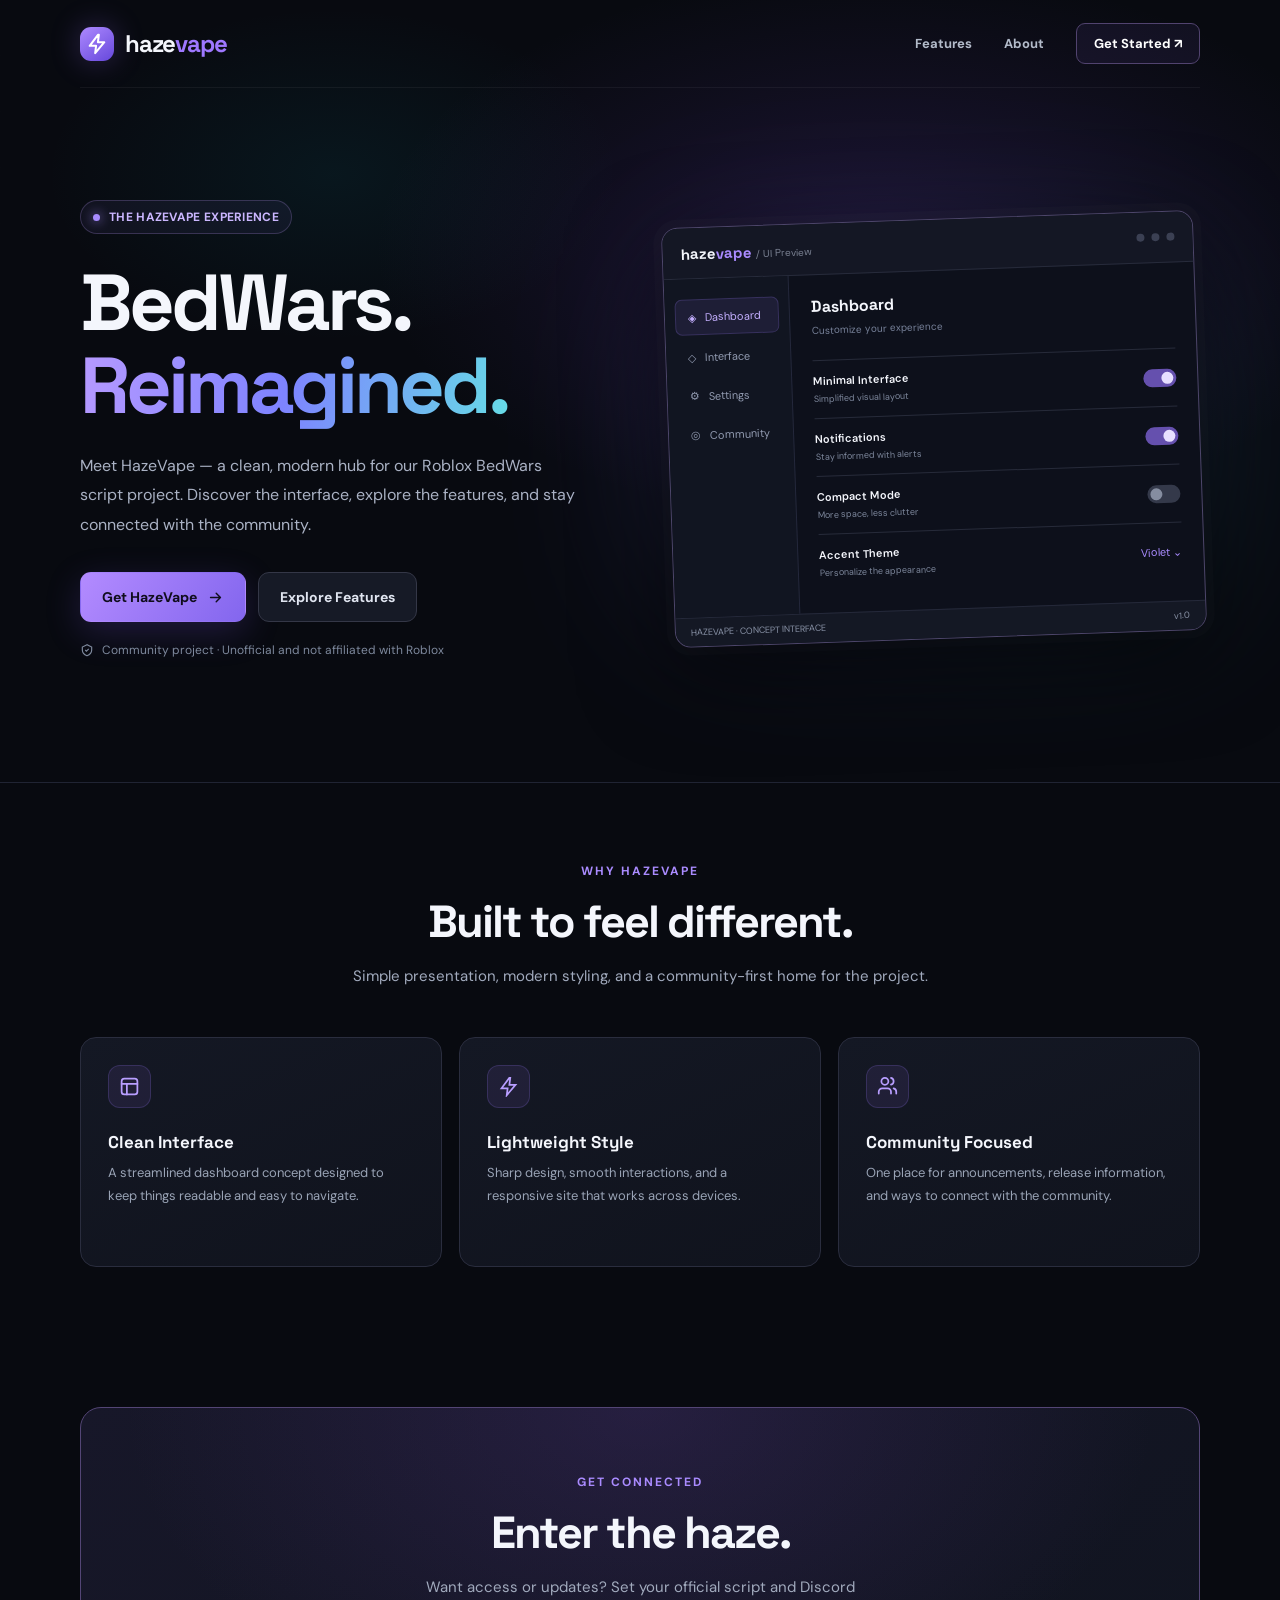
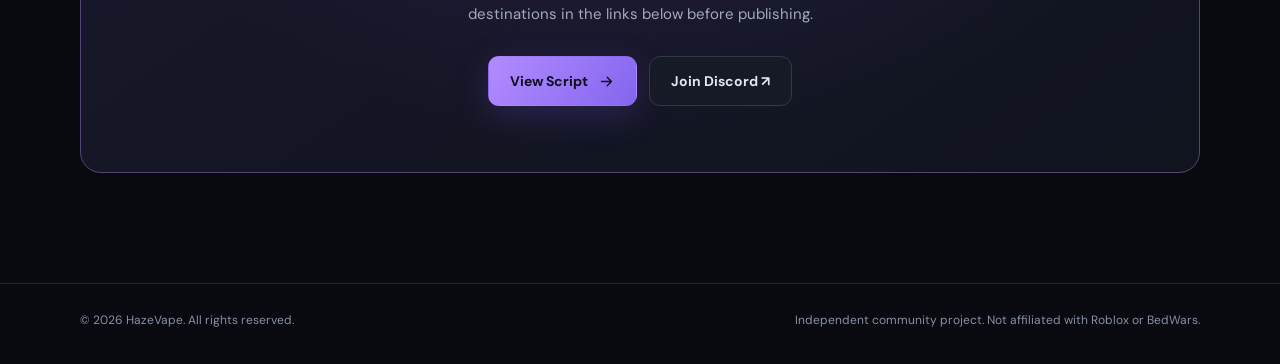
<file: index.html>
<!DOCTYPE html>
<html lang="en">
<head>
  <meta charset="UTF-8" />
  <meta name="viewport" content="width=device-width, initial-scale=1.0" />
  <meta name="theme-color" content="#080a10" />
  <meta name="description" content="HazeVape — a sleek community website for a Roblox BedWars script project." />
  <title>HazeVape — Roblox BedWars</title>
  <link rel="preconnect" href="https://fonts.googleapis.com" />
  <link rel="preconnect" href="https://fonts.gstatic.com" crossorigin />
  <link href="https://fonts.googleapis.com/css2?family=DM+Sans:wght@400;500;600;700&family=Space+Grotesk:wght@400;500;600;700&display=swap" rel="stylesheet" />
  <style>
    :root { color-scheme: dark; --bg:#080a10; --panel:#10141f; --line:#242a38; --text:#f4f6fc; --muted:#9ca4b7; --purple:#9e78ff; --cyan:#65d9e6; }
    *{box-sizing:border-box}html{scroll-behavior:smooth}body{margin:0;background:var(--bg);color:var(--text);font-family:'DM Sans',sans-serif;overflow-x:hidden}a{text-decoration:none;color:inherit}button{font:inherit}::selection{background:#9170fb77}
    .page-glow{position:absolute;inset:0 0 auto;min-height:830px;pointer-events:none;background:radial-gradient(ellipse 53% 45% at 69% 30%,#633aaf38,transparent 75%),radial-gradient(ellipse 28% 25% at 26% 21%,#0d8c9c19,transparent 80%)}
    .grid-pattern{position:absolute;top:55px;left:0;right:0;height:680px;pointer-events:none;opacity:.27;background-image:linear-gradient(#68718720 1px,transparent 1px),linear-gradient(90deg,#68718720 1px,transparent 1px);background-size:56px 56px;mask-image:linear-gradient(#0003,transparent 95%)}
    .container{width:min(1120px,calc(100% - 40px));margin:auto;position:relative}nav{height:88px;display:flex;justify-content:space-between;align-items:center;border-bottom:1px solid #ffffff0d;position:relative;z-index:4}.logo{display:flex;align-items:center;gap:11px;font-family:'Space Grotesk',sans-serif;font-size:24px;font-weight:700;letter-spacing:-1.2px}.logo-mark{height:34px;width:34px;border-radius:11px;display:grid;place-items:center;background:linear-gradient(145deg,#ad89ff,#6648db);box-shadow:0 0 30px #9d70ff45}.logo-mark svg{height:22px}.logo span span{color:var(--purple)}.nav-links{display:flex;align-items:center;gap:32px;font-size:13px;font-weight:700;color:#b3bbca}.nav-links a:hover{color:white}.nav-cta{padding:11px 17px;border:1px solid #51436f;border-radius:9px;color:white!important;background:#9e78ff12;transition:.2s}.nav-cta:hover{background:#9e78ff30}
    .hero{padding:112px 0 124px;display:grid;grid-template-columns:1.02fr .98fr;gap:35px;align-items:center;min-height:650px}.eyebrow{display:inline-flex;align-items:center;gap:9px;padding:8px 12px;border:1px solid #68588c75;border-radius:100px;background:#a47bff10;color:#cbb7ff;font-size:12px;font-weight:700;letter-spacing:.3px}.dot{width:7px;height:7px;background:#a88bff;border-radius:50%;box-shadow:0 0 12px #a58bff}.hero h1{font-family:'Space Grotesk',sans-serif;font-size:clamp(49px,6.2vw,82px);line-height:1.05;letter-spacing:-4px;margin:27px 0 23px;font-weight:700}.hero h1 .gradient{background:linear-gradient(100deg,#b79aff,#7e83ff 48%,#66dce6);-webkit-background-clip:text;background-clip:text;color:transparent}.hero p{font-size:16px;line-height:1.85;color:#aab2c4;max-width:500px;margin:0 0 33px}.actions{display:flex;gap:12px;flex-wrap:wrap}.btn{display:inline-flex;align-items:center;justify-content:center;gap:10px;border:1px solid transparent;border-radius:11px;padding:15px 21px;font-weight:700;font-size:14px;cursor:pointer;transition:transform .2s,background .2s,box-shadow .2s}.btn:hover{transform:translateY(-2px)}.btn-primary{background:linear-gradient(125deg,#b38bff,#8366ee);color:#100d1d;box-shadow:0 10px 35px #7d56ee35}.btn-primary:hover{box-shadow:0 12px 40px #9a74ff62}.btn-secondary{background:#161a26;color:#e0e5f0;border-color:#343747}.btn-secondary:hover{background:#202535}.btn svg{width:17px;height:17px}.hero-note{color:#7e899d;font-size:12px;margin-top:20px;display:flex;align-items:center;gap:8px}.hero-note svg{width:14px;height:14px}
    .preview-wrap{position:relative;perspective:1000px}.preview-wrap:before{content:'';position:absolute;inset:12% 2%;background:linear-gradient(125deg,#8762ff,#3394b2);filter:blur(90px);opacity:.24}.preview{border:1px solid #4d466a;border-radius:16px;background:#0d101b;box-shadow:0 24px 90px #0009,0 0 0 8px #ffffff04;overflow:hidden;transform:rotate(-2deg)}.preview-bar{height:51px;display:flex;align-items:center;justify-content:space-between;padding:0 18px;border-bottom:1px solid #272b3b;background:#141724}.preview-brand{font-family:'Space Grotesk';font-weight:700;font-size:15px}.preview-brand b{color:#aa8bff}.preview-pills{display:flex;gap:7px}.preview-pills i{display:block;width:8px;height:8px;border-radius:50%;background:#3b4053}.preview-content{display:grid;grid-template-columns:125px 1fr;min-height:325px}.preview-sidebar{padding:20px 10px;background:#111521;border-right:1px solid #24283b}.side-entry{padding:10px 12px;border-radius:7px;font-size:11px;color:#929bb1;margin-bottom:5px}.side-entry.active{color:#c4afff;background:#9d7aff19;border:1px solid #9d7aff32}.preview-main{padding:21px}.preview-title{font-weight:700;font-family:'Space Grotesk';font-size:16px}.preview-sub{font-size:10px;color:#778199;margin:7px 0 23px}.setting{display:flex;align-items:center;justify-content:space-between;padding:13px 0;border-top:1px solid #272b3a}.setting strong{display:block;font-size:11px;font-weight:600}.setting small{display:block;font-size:9px;color:#7d879c;margin-top:5px}.toggle{height:18px;width:33px;border-radius:14px;background:#6550ae;position:relative;flex-shrink:0}.toggle:after{content:'';position:absolute;right:3px;top:3px;height:12px;width:12px;border-radius:50%;background:#e7dfff}.toggle.off{background:#34394a}.toggle.off:after{right:auto;left:3px;background:#858da0}.preview-footer{height:29px;background:#141824;border-top:1px solid #25293a;padding:8px 15px;font-size:9px;color:#8992a6;display:flex;justify-content:space-between}
    .section{padding:80px 0 110px;border-top:1px solid #202433}.section-heading{text-align:center;max-width:600px;margin:0 auto 47px}.kicker{font-size:12px;font-weight:700;letter-spacing:2px;color:#aa8bff;text-transform:uppercase}.section-heading h2,.cta-panel h2{font-family:'Space Grotesk';font-weight:700;font-size:clamp(30px,4vw,45px);letter-spacing:-2px;margin:14px 0 13px}.section-heading p,.cta-panel p{font-size:15px;line-height:1.8;color:#a1aabd;margin:0}.feature-grid{display:grid;grid-template-columns:repeat(3,1fr);gap:17px}.feature{background:linear-gradient(155deg,#141824,#10131d);border:1px solid #2a2d3e;border-radius:16px;padding:27px;min-height:230px;transition:.25s}.feature:hover{border-color:#7561ac;transform:translateY(-3px)}.feature-icon{height:43px;width:43px;border-radius:12px;display:grid;place-items:center;background:#9f79ff18;border:1px solid #9876fa32;color:#b89eff}.feature-icon svg{height:21px;width:21px}.feature h3{font-size:17px;font-family:'Space Grotesk';margin:23px 0 9px}.feature p{font-size:13px;color:#99a3b5;line-height:1.75;margin:0}
    .cta-section{padding:30px 0 110px}.cta-panel{text-align:center;padding:66px 25px;border:1px solid #534575;border-radius:21px;background:radial-gradient(ellipse at 50% 0%,#49307555,transparent 65%),linear-gradient(145deg,#171729,#10141f)}.cta-panel p{margin:0 auto 28px;max-width:490px}.cta-panel .actions{justify-content:center}footer{border-top:1px solid #232637;padding:28px 0 36px;color:#8690a5;font-size:12px}.footer-inner{display:flex;justify-content:space-between;align-items:center;gap:15px}footer a:hover{color:#fff}
    @media(max-width:850px){.hero{grid-template-columns:1fr;padding:75px 0 90px;gap:65px}.hero h1{letter-spacing:-3px}.preview-wrap{max-width:560px;width:100%;margin:auto}.feature-grid{grid-template-columns:1fr 1fr}.nav-links{gap:14px}.nav-links .hide-mobile{display:none}}@media(max-width:580px){nav{height:75px}.logo{font-size:21px}.nav-links{gap:0}.nav-cta{font-size:12px;padding:10px 12px}.hero{padding:65px 0 80px}.hero h1{font-size:51px;letter-spacing:-2.8px}.hero p{font-size:14px}.preview-content{grid-template-columns:100px 1fr}.preview-sidebar{padding:13px 6px}.side-entry{padding:8px;font-size:10px}.preview-main{padding:14px}.feature-grid{grid-template-columns:1fr}.feature{min-height:auto}.section{padding:65px 0}.cta-section{padding:10px 0 75px}.footer-inner{flex-direction:column;text-align:center}.btn{padding:14px 17px}}
    @media(prefers-reduced-motion:reduce){html{scroll-behavior:auto}*,*:before,*:after{transition:none!important}}
  </style>
</head>
<body>
  <div class="page-glow"></div><div class="grid-pattern"></div>
  <div class="container">
    <nav aria-label="Main navigation">
      <a class="logo" href="#home" aria-label="HazeVape home"><span class="logo-mark"><svg viewBox="0 0 24 24" fill="none" stroke="white" stroke-width="2.2" stroke-linecap="round" stroke-linejoin="round"><path d="m13 2-9 12h7l-1 8 10-12h-7l1-8Z"/></svg></span><span>haze<span>vape</span></span></a>
      <div class="nav-links"><a href="#features" class="hide-mobile">Features</a><a href="#about" class="hide-mobile">About</a><a href="#get-started" class="nav-cta">Get Started ↗</a></div>
    </nav>
    <main>
      <section class="hero" id="home">
        <div>
          <div class="eyebrow"><span class="dot"></span> THE HAZEVAPE EXPERIENCE</div>
          <h1>BedWars.<br><span class="gradient">Reimagined.</span></h1>
          <p>Meet HazeVape — a clean, modern hub for our Roblox BedWars script project. Discover the interface, explore the features, and stay connected with the community.</p>
          <div class="actions"><a href="#get-started" class="btn btn-primary">Get HazeVape <svg viewBox="0 0 24 24" fill="none" stroke="currentColor" stroke-width="2"><path d="M5 12h14m-6-6 6 6-6 6" stroke-linecap="round" stroke-linejoin="round"/></svg></a><a href="#features" class="btn btn-secondary">Explore Features</a></div>
          <div class="hero-note"><svg viewBox="0 0 24 24" fill="none" stroke="currentColor" stroke-width="2"><path d="M12 3 4 7v5c0 5 3 8 8 10 5-2 8-5 8-10V7l-8-4Z"/><path d="m9 12 2 2 4-4"/></svg> Community project · Unofficial and not affiliated with Roblox</div>
        </div>
        <div class="preview-wrap" aria-label="Illustrative HazeVape interface preview">
          <div class="preview"><div class="preview-bar"><span class="preview-brand">haze<b>vape</b> <span style="color:#7d8495;font-size:10px;font-weight:400">/ UI Preview</span></span><span class="preview-pills"><i></i><i></i><i></i></span></div><div class="preview-content"><aside class="preview-sidebar"><div class="side-entry active">◈ &nbsp; Dashboard</div><div class="side-entry">◇ &nbsp; Interface</div><div class="side-entry">⚙ &nbsp; Settings</div><div class="side-entry">◎ &nbsp; Community</div></aside><div class="preview-main"><div class="preview-title">Dashboard</div><div class="preview-sub">Customize your experience</div><div class="setting"><div><strong>Minimal Interface</strong><small>Simplified visual layout</small></div><span class="toggle"></span></div><div class="setting"><div><strong>Notifications</strong><small>Stay informed with alerts</small></div><span class="toggle"></span></div><div class="setting"><div><strong>Compact Mode</strong><small>More space, less clutter</small></div><span class="toggle off"></span></div><div class="setting"><div><strong>Accent Theme</strong><small>Personalize the appearance</small></div><span style="color:#a98bff;font-size:11px">Violet ⌄</span></div></div></div><div class="preview-footer"><span>HAZEVAPE · CONCEPT INTERFACE</span><span>v1.0</span></div></div>
        </div>
      </section>
    </main>
  </div>
  <section class="section" id="features"><div class="container"><div class="section-heading"><div class="kicker">WHY HAZEVAPE</div><h2>Built to feel different.</h2><p>Simple presentation, modern styling, and a community-first home for the project.</p></div><div class="feature-grid">
    <article class="feature"><div class="feature-icon"><svg viewBox="0 0 24 24" fill="none" stroke="currentColor" stroke-width="2" stroke-linecap="round"><rect x="3" y="3" width="18" height="18" rx="3"/><path d="M3 9h18M9 9v12"/></svg></div><h3>Clean Interface</h3><p>A streamlined dashboard concept designed to keep things readable and easy to navigate.</p></article>
    <article class="feature"><div class="feature-icon"><svg viewBox="0 0 24 24" fill="none" stroke="currentColor" stroke-width="2" stroke-linecap="round"><path d="m13 2-9 12h7l-1 8 10-12h-7l1-8Z"/></svg></div><h3>Lightweight Style</h3><p>Sharp design, smooth interactions, and a responsive site that works across devices.</p></article>
    <article class="feature"><div class="feature-icon"><svg viewBox="0 0 24 24" fill="none" stroke="currentColor" stroke-width="2" stroke-linecap="round"><path d="M16 20v-2a4 4 0 0 0-4-4H6a4 4 0 0 0-4 4v2M9 10a4 4 0 1 0 0-8 4 4 0 0 0 0 8ZM22 20v-2a4 4 0 0 0-3-3.87M16 2.13a4 4 0 0 1 0 7.75"/></svg></div><h3>Community Focused</h3><p>One place for announcements, release information, and ways to connect with the community.</p></article>
  </div></div></section>
  <section class="cta-section" id="about"><div class="container"><div class="cta-panel" id="get-started"><div class="kicker">GET CONNECTED</div><h2>Enter the haze.</h2><p>Want access or updates? Set your official script and Discord destinations in the links below before publishing.</p><div class="actions"><a href="https://github.com/" target="_blank" rel="noopener noreferrer" class="btn btn-primary" id="script-link">View Script <svg viewBox="0 0 24 24" fill="none" stroke="currentColor" stroke-width="2"><path d="M5 12h14m-6-6 6 6-6 6" stroke-linecap="round" stroke-linejoin="round"/></svg></a><a href="https://discord.com/" target="_blank" rel="noopener noreferrer" class="btn btn-secondary" id="discord-link">Join Discord ↗</a></div></div></div></section>
  <footer><div class="container footer-inner"><span>© <span id="year">2026</span> HazeVape. All rights reserved.</span><span>Independent community project. Not affiliated with Roblox or BedWars.</span></div></footer>
  <script>document.getElementById('year').textContent=new Date().getFullYear();</script>
</body>
</html>
</file>
